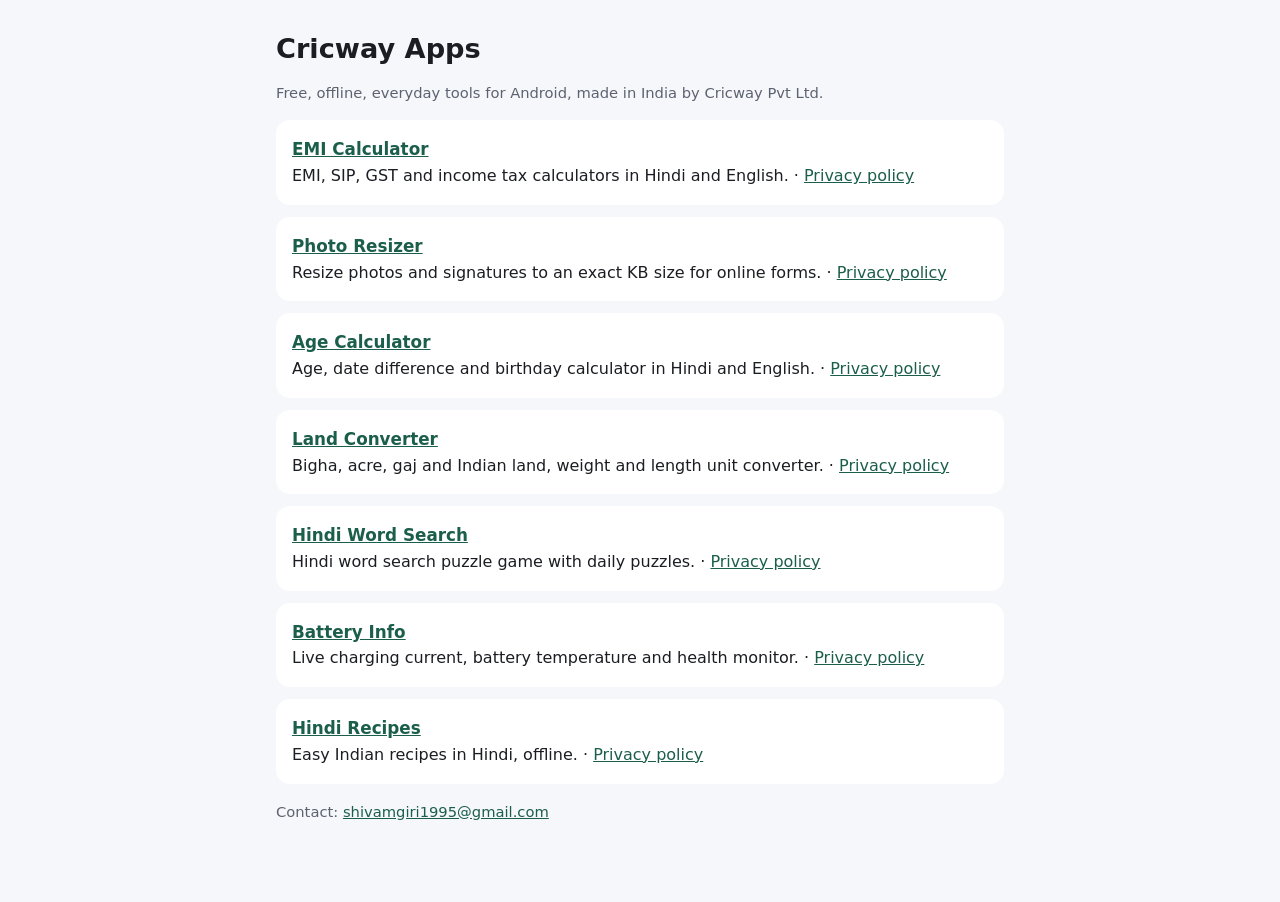
<file: index.html>
<!doctype html>
<html lang="en">
<head>
<meta charset="utf-8">
<meta name="viewport" content="width=device-width, initial-scale=1">
<title>Cricway Apps</title>
<link rel="stylesheet" href="style.css">
</head>
<body>
<main>
<h1>Cricway Apps</h1>
<p class="muted">Free, offline, everyday tools for Android, made in India by Cricway Pvt Ltd.</p>
<ul class="apps">
<li><b><a href="https://play.google.com/store/apps/details?id=com.paisaninja.app">EMI Calculator</a></b><br>
EMI, SIP, GST and income tax calculators in Hindi and English. · <a href="emi-calculator/privacy.html">Privacy policy</a></li>
<li><b><a href="https://play.google.com/store/apps/details?id=com.kbninja.app">Photo Resizer</a></b><br>
Resize photos and signatures to an exact KB size for online forms. · <a href="photo-resizer/privacy.html">Privacy policy</a></li>
<li><b><a href="https://play.google.com/store/apps/details?id=com.ageninja.app">Age Calculator</a></b><br>
Age, date difference and birthday calculator in Hindi and English. · <a href="age-calculator/privacy.html">Privacy policy</a></li>
<li><b><a href="https://play.google.com/store/apps/details?id=com.zameenninja.app">Land Converter</a></b><br>
Bigha, acre, gaj and Indian land, weight and length unit converter. · <a href="land-converter/privacy.html">Privacy policy</a></li>
<li><b><a href="https://play.google.com/store/apps/details?id=com.shabdninja.app">Hindi Word Search</a></b><br>
Hindi word search puzzle game with daily puzzles. · <a href="hindi-word-search/privacy.html">Privacy policy</a></li>
<li><b><a href="https://play.google.com/store/apps/details?id=com.batteryninja.app">Battery Info</a></b><br>
Live charging current, battery temperature and health monitor. · <a href="battery-info/privacy.html">Privacy policy</a></li>
<li><b><a href="https://play.google.com/store/apps/details?id=com.rasoininja.app">Hindi Recipes</a></b><br>
Easy Indian recipes in Hindi, offline. · <a href="hindi-recipes/privacy.html">Privacy policy</a></li>
</ul>
<p class="muted">Contact: <a href="mailto:shivamgiri1995@gmail.com">shivamgiri1995@gmail.com</a></p>
</main>
</body>
</html>
</file>
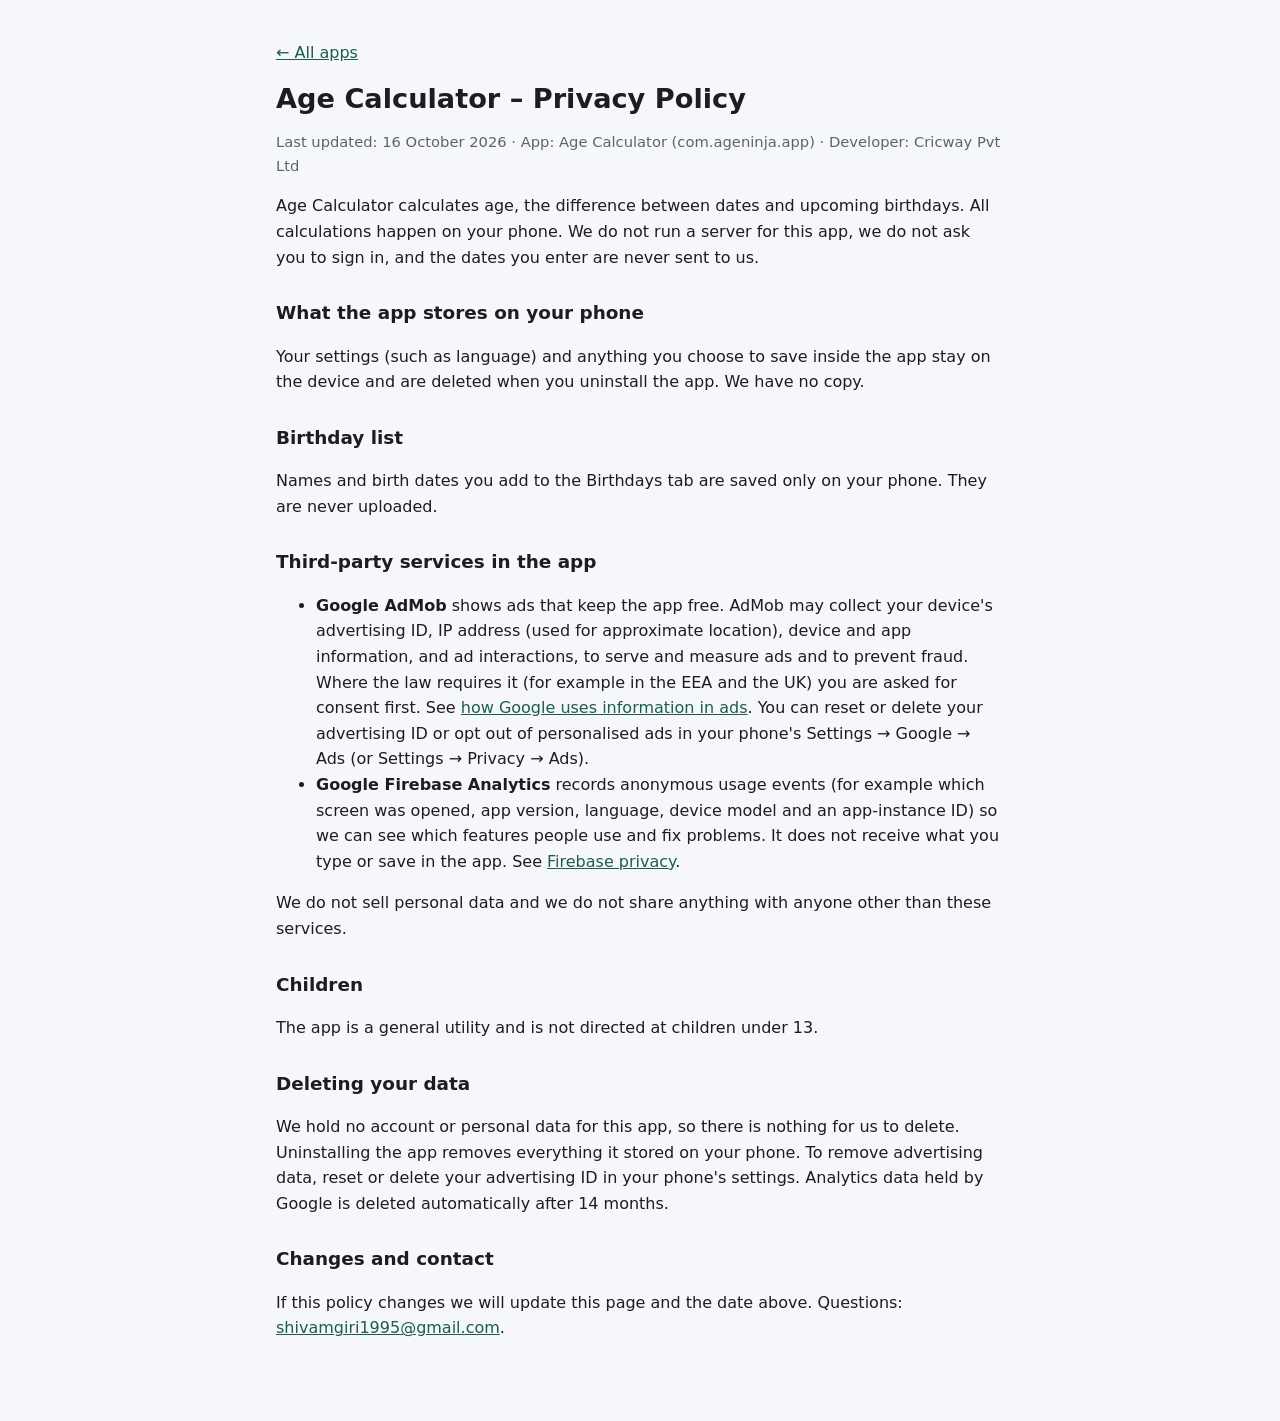
<file: age-calculator/privacy.html>
<!doctype html>
<html lang="en">
<head>
<meta charset="utf-8">
<meta name="viewport" content="width=device-width, initial-scale=1">
<title>Age Calculator – Privacy Policy</title>
<link rel="stylesheet" href="../style.css">
</head>
<body>
<main>
<p><a href="../">← All apps</a></p>
<h1>Age Calculator – Privacy Policy</h1>
<p class="muted">Last updated: 16 October 2026 · App: Age Calculator (com.ageninja.app) · Developer: Cricway Pvt Ltd</p>

<p>Age Calculator calculates age, the difference between dates and upcoming birthdays. All calculations happen on your phone. We do not run a server for this app, we do not ask you to sign in, and the dates you enter are never sent to us.</p>

<h2>What the app stores on your phone</h2>
<p>Your settings (such as language) and anything you choose to save inside the app stay on the device and are
deleted when you uninstall the app. We have no copy.</p>
<h2>Birthday list</h2><p>Names and birth dates you add to the Birthdays tab are saved only on your phone. They are never uploaded.</p>
<h2>Third-party services in the app</h2>
<ul>
<li><b>Google AdMob</b> shows ads that keep the app free. AdMob may collect your device's advertising ID, IP address
(used for approximate location), device and app information, and ad interactions, to serve and measure ads and to
prevent fraud. Where the law requires it (for example in the EEA and the UK) you are asked for consent first.
See <a href="https://policies.google.com/technologies/ads">how Google uses information in ads</a>.
You can reset or delete your advertising ID or opt out of personalised ads in your phone's Settings → Google → Ads
(or Settings → Privacy → Ads).</li>
<li><b>Google Firebase Analytics</b> records anonymous usage events (for example which screen was opened, app version,
language, device model and an app-instance ID) so we can see which features people use and fix problems. It does not
receive what you type or save in the app. See <a href="https://firebase.google.com/support/privacy">Firebase privacy</a>.</li>
</ul>
<p>We do not sell personal data and we do not share anything with anyone other than these services.</p>

<h2>Children</h2>
<p>The app is a general utility and is not directed at children under 13.</p>

<h2>Deleting your data</h2>
<p>We hold no account or personal data for this app, so there is nothing for us to delete. Uninstalling the app removes
everything it stored on your phone. To remove advertising data, reset or delete your advertising ID in your phone's
settings. Analytics data held by Google is deleted automatically after 14 months.</p>

<h2>Changes and contact</h2>
<p>If this policy changes we will update this page and the date above. Questions: <a href="mailto:shivamgiri1995@gmail.com">shivamgiri1995@gmail.com</a>.</p>
</main>
</body>
</html>
</file>
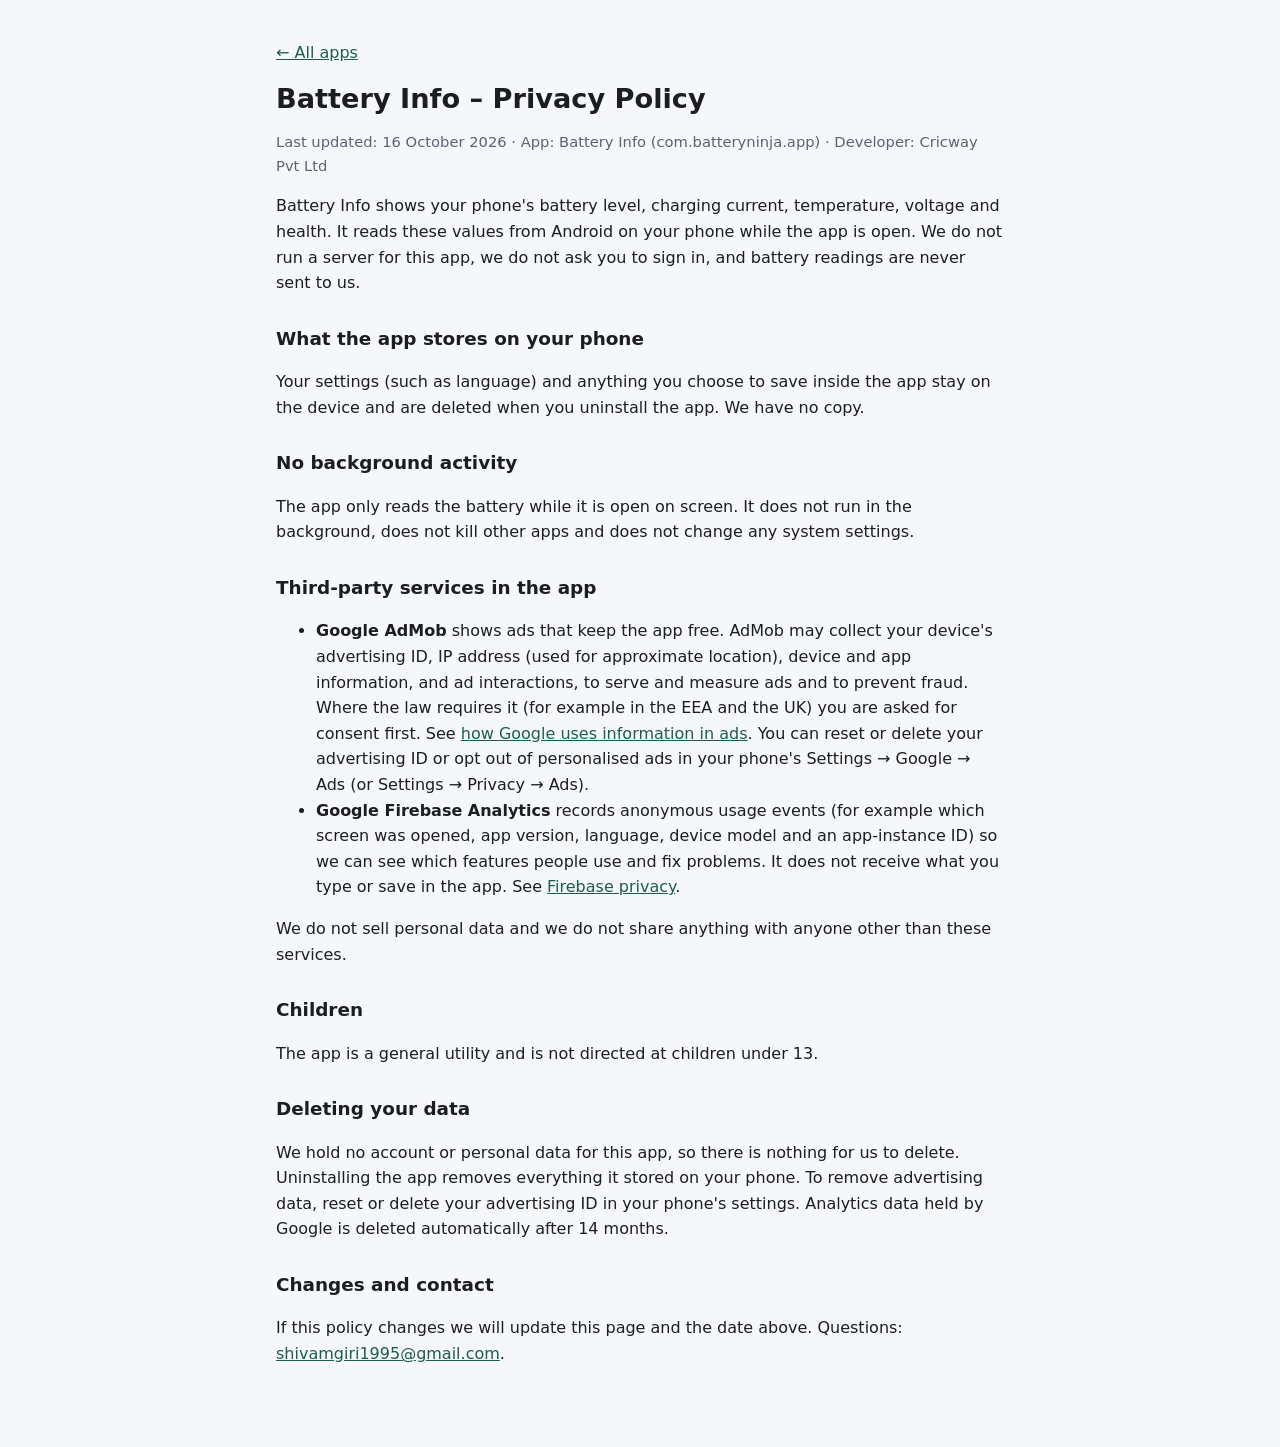
<file: battery-info/privacy.html>
<!doctype html>
<html lang="en">
<head>
<meta charset="utf-8">
<meta name="viewport" content="width=device-width, initial-scale=1">
<title>Battery Info – Privacy Policy</title>
<link rel="stylesheet" href="../style.css">
</head>
<body>
<main>
<p><a href="../">← All apps</a></p>
<h1>Battery Info – Privacy Policy</h1>
<p class="muted">Last updated: 16 October 2026 · App: Battery Info (com.batteryninja.app) · Developer: Cricway Pvt Ltd</p>

<p>Battery Info shows your phone's battery level, charging current, temperature, voltage and health. It reads these values from Android on your phone while the app is open. We do not run a server for this app, we do not ask you to sign in, and battery readings are never sent to us.</p>

<h2>What the app stores on your phone</h2>
<p>Your settings (such as language) and anything you choose to save inside the app stay on the device and are
deleted when you uninstall the app. We have no copy.</p>
<h2>No background activity</h2><p>The app only reads the battery while it is open on screen. It does not run in the background, does not kill other apps and does not change any system settings.</p>
<h2>Third-party services in the app</h2>
<ul>
<li><b>Google AdMob</b> shows ads that keep the app free. AdMob may collect your device's advertising ID, IP address
(used for approximate location), device and app information, and ad interactions, to serve and measure ads and to
prevent fraud. Where the law requires it (for example in the EEA and the UK) you are asked for consent first.
See <a href="https://policies.google.com/technologies/ads">how Google uses information in ads</a>.
You can reset or delete your advertising ID or opt out of personalised ads in your phone's Settings → Google → Ads
(or Settings → Privacy → Ads).</li>
<li><b>Google Firebase Analytics</b> records anonymous usage events (for example which screen was opened, app version,
language, device model and an app-instance ID) so we can see which features people use and fix problems. It does not
receive what you type or save in the app. See <a href="https://firebase.google.com/support/privacy">Firebase privacy</a>.</li>
</ul>
<p>We do not sell personal data and we do not share anything with anyone other than these services.</p>

<h2>Children</h2>
<p>The app is a general utility and is not directed at children under 13.</p>

<h2>Deleting your data</h2>
<p>We hold no account or personal data for this app, so there is nothing for us to delete. Uninstalling the app removes
everything it stored on your phone. To remove advertising data, reset or delete your advertising ID in your phone's
settings. Analytics data held by Google is deleted automatically after 14 months.</p>

<h2>Changes and contact</h2>
<p>If this policy changes we will update this page and the date above. Questions: <a href="mailto:shivamgiri1995@gmail.com">shivamgiri1995@gmail.com</a>.</p>
</main>
</body>
</html>
</file>
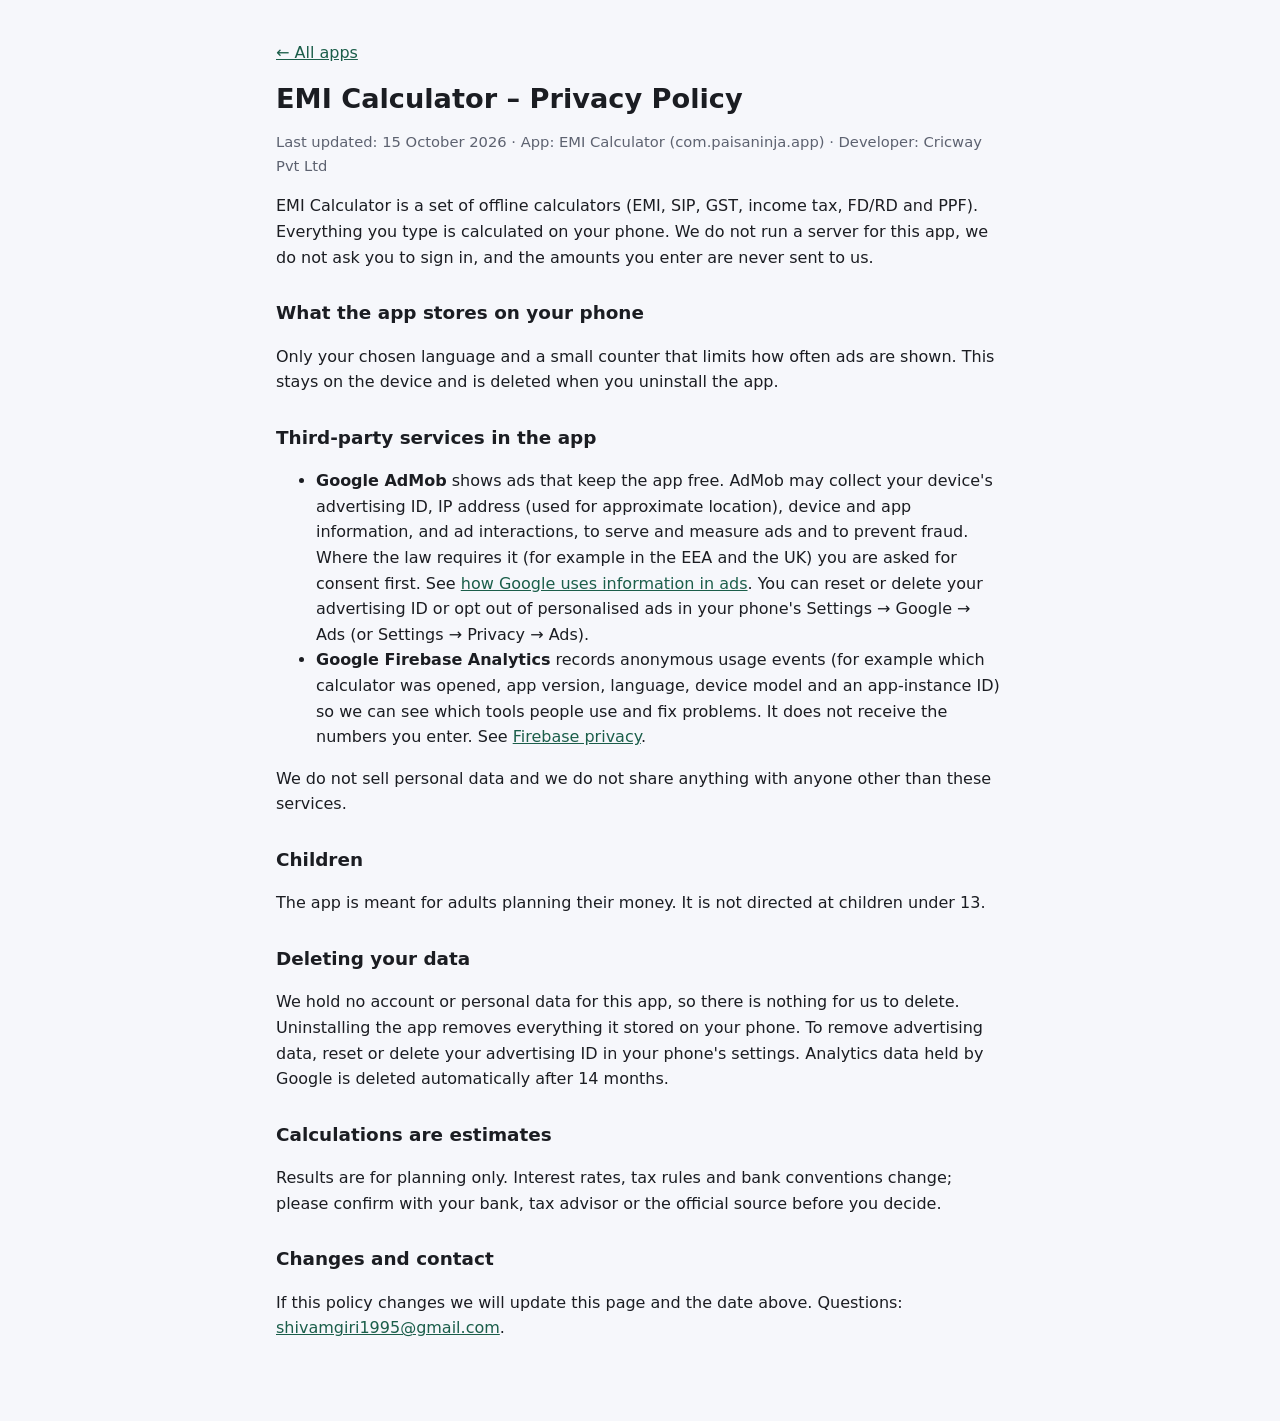
<file: emi-calculator/privacy.html>
<!doctype html>
<html lang="en">
<head>
<meta charset="utf-8">
<meta name="viewport" content="width=device-width, initial-scale=1">
<title>EMI Calculator – Privacy Policy</title>
<link rel="stylesheet" href="../style.css">
</head>
<body>
<main>
<p><a href="../">← All apps</a></p>
<h1>EMI Calculator – Privacy Policy</h1>
<p class="muted">Last updated: 15 October 2026 · App: EMI Calculator (com.paisaninja.app) · Developer: Cricway Pvt Ltd</p>

<p>EMI Calculator is a set of offline calculators (EMI, SIP, GST, income tax, FD/RD and PPF). Everything you type is
calculated on your phone. We do not run a server for this app, we do not ask you to sign in, and the amounts you
enter are never sent to us.</p>

<h2>What the app stores on your phone</h2>
<p>Only your chosen language and a small counter that limits how often ads are shown. This stays on the device and is
deleted when you uninstall the app.</p>

<h2>Third-party services in the app</h2>
<ul>
<li><b>Google AdMob</b> shows ads that keep the app free. AdMob may collect your device's advertising ID, IP address
(used for approximate location), device and app information, and ad interactions, to serve and measure ads and to
prevent fraud. Where the law requires it (for example in the EEA and the UK) you are asked for consent first.
See <a href="https://policies.google.com/technologies/ads">how Google uses information in ads</a>.
You can reset or delete your advertising ID or opt out of personalised ads in your phone's Settings → Google → Ads
(or Settings → Privacy → Ads).</li>
<li><b>Google Firebase Analytics</b> records anonymous usage events (for example which calculator was opened, app
version, language, device model and an app-instance ID) so we can see which tools people use and fix problems. It does
not receive the numbers you enter. See <a href="https://firebase.google.com/support/privacy">Firebase privacy</a>.</li>
</ul>
<p>We do not sell personal data and we do not share anything with anyone other than these services.</p>

<h2>Children</h2>
<p>The app is meant for adults planning their money. It is not directed at children under 13.</p>

<h2>Deleting your data</h2>
<p>We hold no account or personal data for this app, so there is nothing for us to delete. Uninstalling the app removes
everything it stored on your phone. To remove advertising data, reset or delete your advertising ID in your phone's
settings. Analytics data held by Google is deleted automatically after 14 months.</p>

<h2>Calculations are estimates</h2>
<p>Results are for planning only. Interest rates, tax rules and bank conventions change; please confirm with your
bank, tax advisor or the official source before you decide.</p>

<h2>Changes and contact</h2>
<p>If this policy changes we will update this page and the date above. Questions: <a href="mailto:shivamgiri1995@gmail.com">shivamgiri1995@gmail.com</a>.</p>
</main>
</body>
</html>
</file>
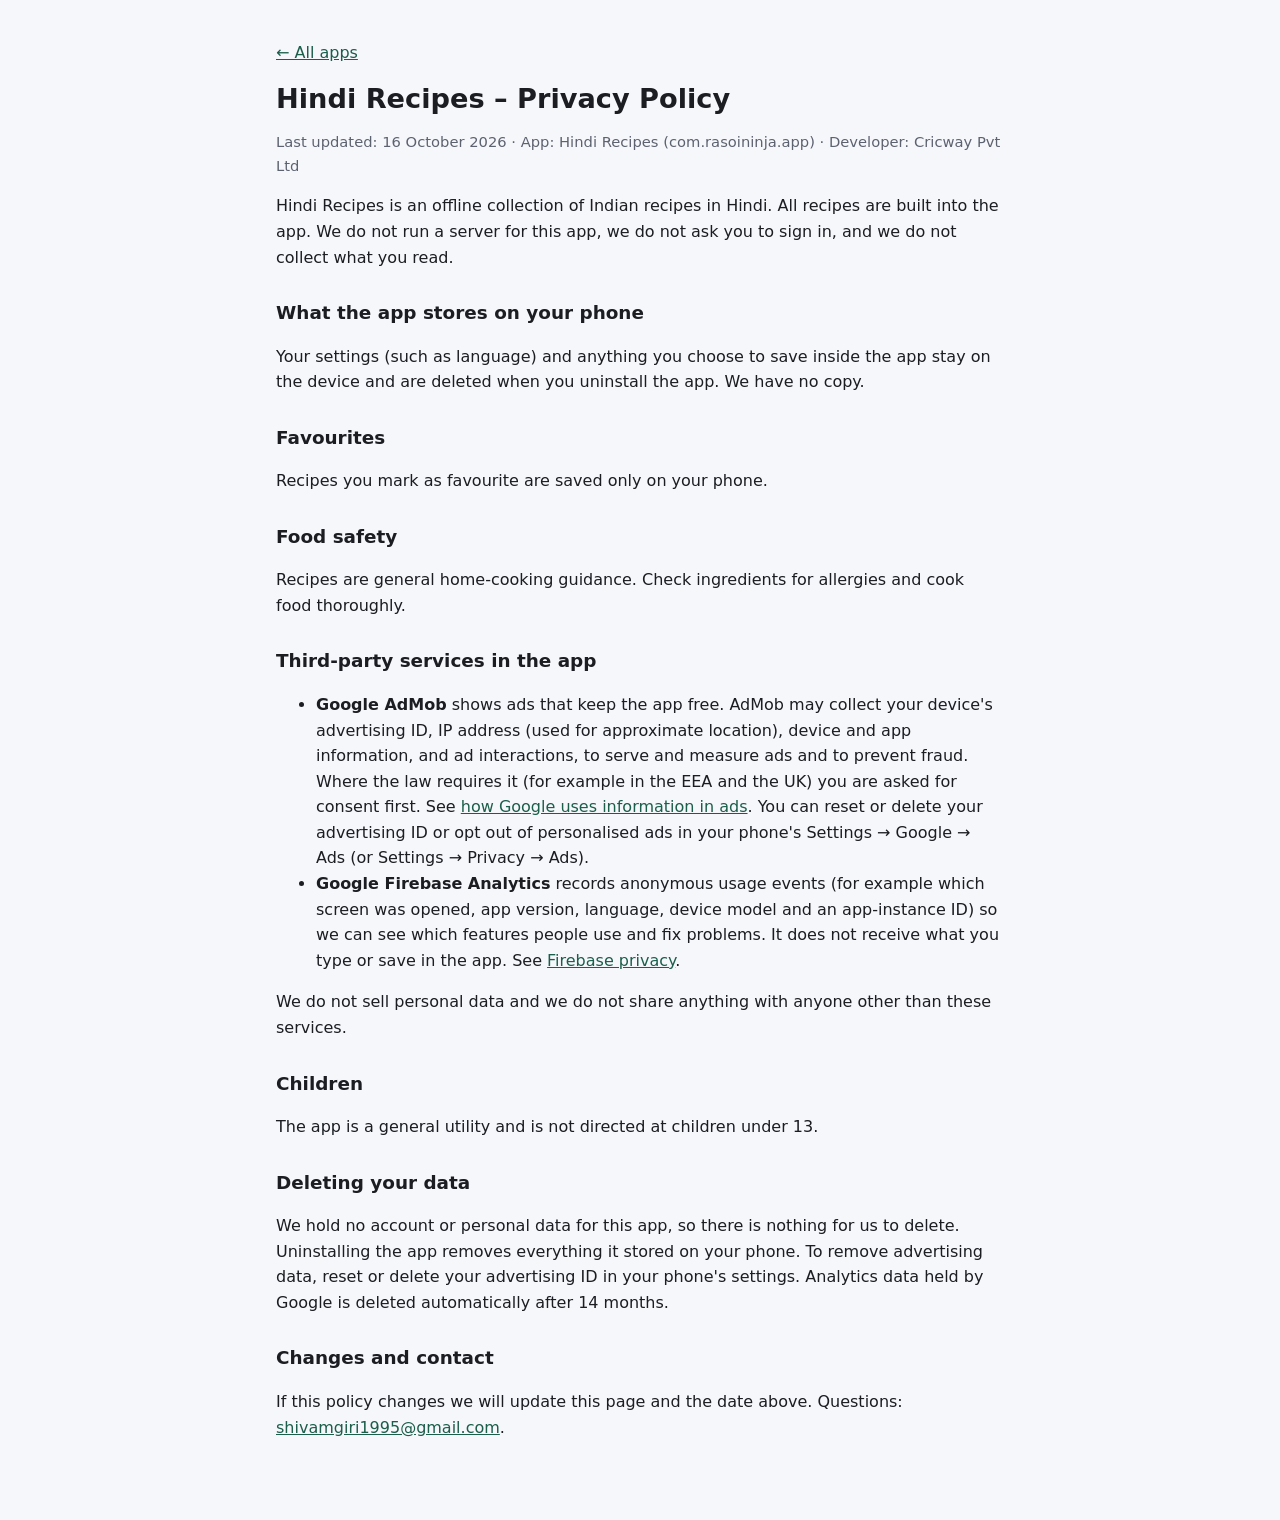
<file: hindi-recipes/privacy.html>
<!doctype html>
<html lang="en">
<head>
<meta charset="utf-8">
<meta name="viewport" content="width=device-width, initial-scale=1">
<title>Hindi Recipes – Privacy Policy</title>
<link rel="stylesheet" href="../style.css">
</head>
<body>
<main>
<p><a href="../">← All apps</a></p>
<h1>Hindi Recipes – Privacy Policy</h1>
<p class="muted">Last updated: 16 October 2026 · App: Hindi Recipes (com.rasoininja.app) · Developer: Cricway Pvt Ltd</p>

<p>Hindi Recipes is an offline collection of Indian recipes in Hindi. All recipes are built into the app. We do not run a server for this app, we do not ask you to sign in, and we do not collect what you read.</p>

<h2>What the app stores on your phone</h2>
<p>Your settings (such as language) and anything you choose to save inside the app stay on the device and are
deleted when you uninstall the app. We have no copy.</p>
<h2>Favourites</h2><p>Recipes you mark as favourite are saved only on your phone.</p><h2>Food safety</h2><p>Recipes are general home-cooking guidance. Check ingredients for allergies and cook food thoroughly.</p>
<h2>Third-party services in the app</h2>
<ul>
<li><b>Google AdMob</b> shows ads that keep the app free. AdMob may collect your device's advertising ID, IP address
(used for approximate location), device and app information, and ad interactions, to serve and measure ads and to
prevent fraud. Where the law requires it (for example in the EEA and the UK) you are asked for consent first.
See <a href="https://policies.google.com/technologies/ads">how Google uses information in ads</a>.
You can reset or delete your advertising ID or opt out of personalised ads in your phone's Settings → Google → Ads
(or Settings → Privacy → Ads).</li>
<li><b>Google Firebase Analytics</b> records anonymous usage events (for example which screen was opened, app version,
language, device model and an app-instance ID) so we can see which features people use and fix problems. It does not
receive what you type or save in the app. See <a href="https://firebase.google.com/support/privacy">Firebase privacy</a>.</li>
</ul>
<p>We do not sell personal data and we do not share anything with anyone other than these services.</p>

<h2>Children</h2>
<p>The app is a general utility and is not directed at children under 13.</p>

<h2>Deleting your data</h2>
<p>We hold no account or personal data for this app, so there is nothing for us to delete. Uninstalling the app removes
everything it stored on your phone. To remove advertising data, reset or delete your advertising ID in your phone's
settings. Analytics data held by Google is deleted automatically after 14 months.</p>

<h2>Changes and contact</h2>
<p>If this policy changes we will update this page and the date above. Questions: <a href="mailto:shivamgiri1995@gmail.com">shivamgiri1995@gmail.com</a>.</p>
</main>
</body>
</html>
</file>
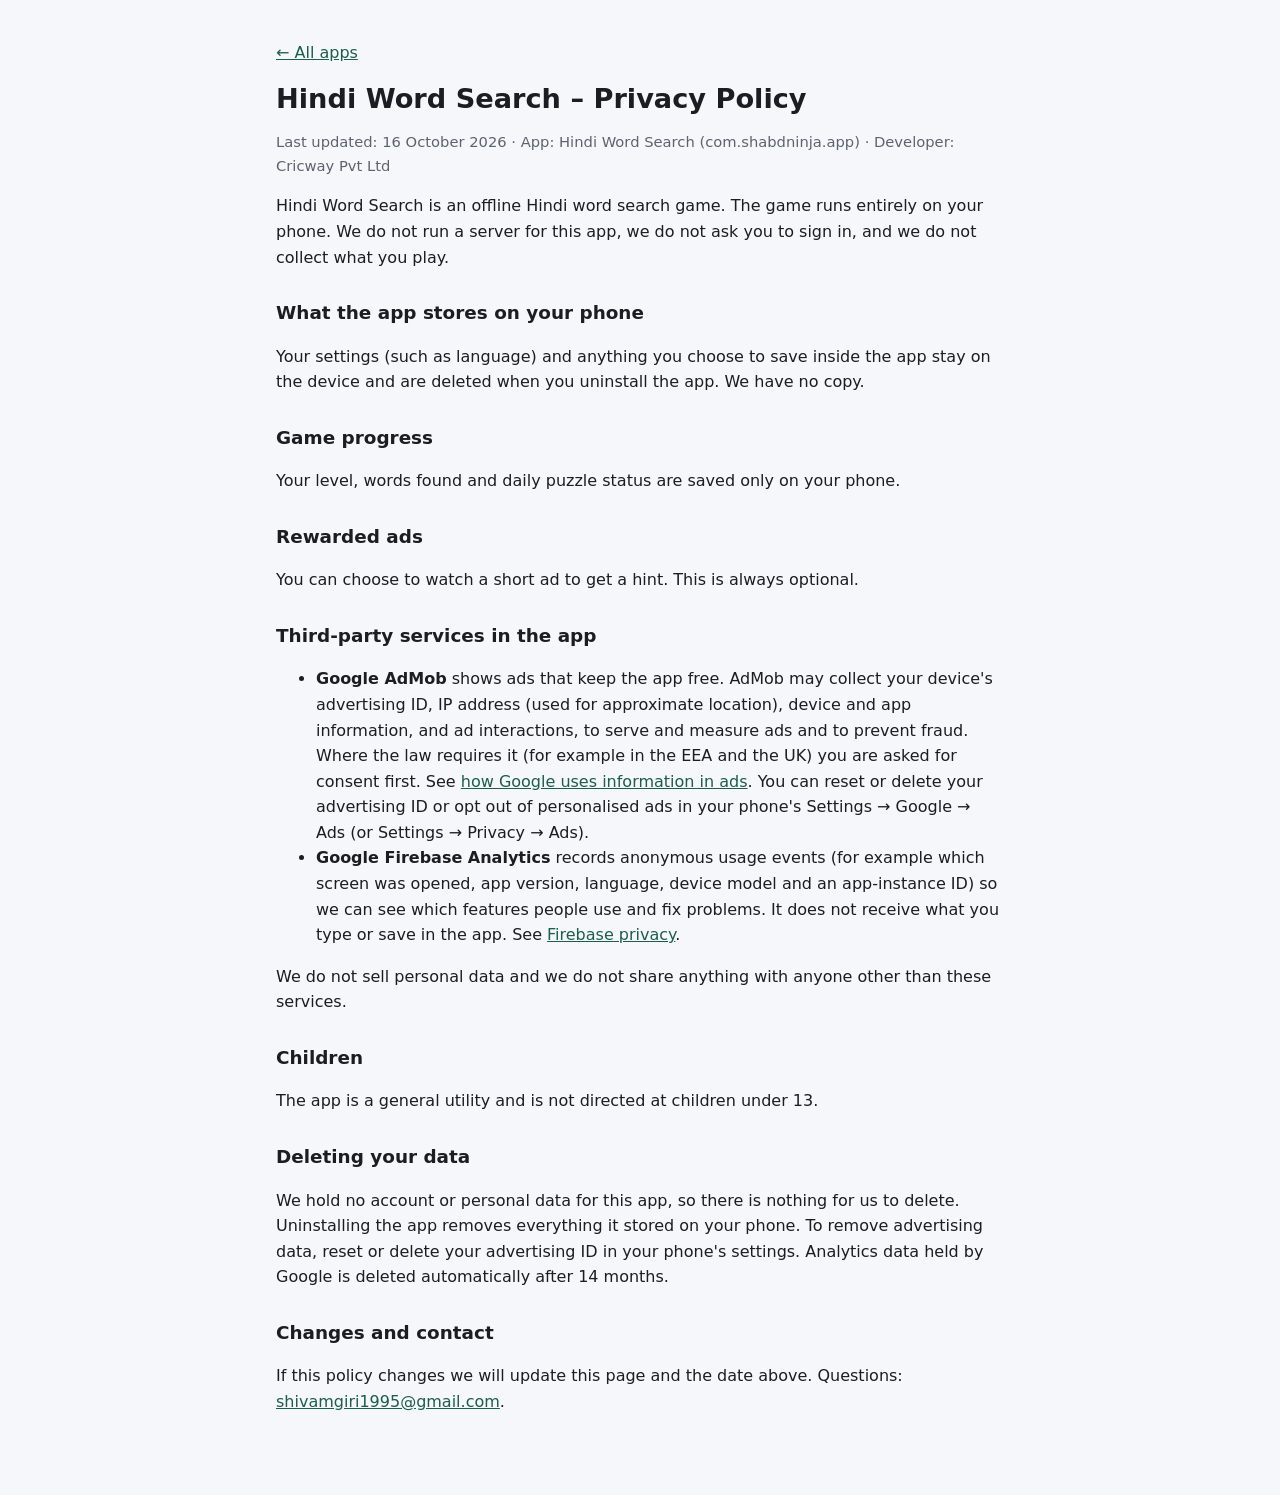
<file: hindi-word-search/privacy.html>
<!doctype html>
<html lang="en">
<head>
<meta charset="utf-8">
<meta name="viewport" content="width=device-width, initial-scale=1">
<title>Hindi Word Search – Privacy Policy</title>
<link rel="stylesheet" href="../style.css">
</head>
<body>
<main>
<p><a href="../">← All apps</a></p>
<h1>Hindi Word Search – Privacy Policy</h1>
<p class="muted">Last updated: 16 October 2026 · App: Hindi Word Search (com.shabdninja.app) · Developer: Cricway Pvt Ltd</p>

<p>Hindi Word Search is an offline Hindi word search game. The game runs entirely on your phone. We do not run a server for this app, we do not ask you to sign in, and we do not collect what you play.</p>

<h2>What the app stores on your phone</h2>
<p>Your settings (such as language) and anything you choose to save inside the app stay on the device and are
deleted when you uninstall the app. We have no copy.</p>
<h2>Game progress</h2><p>Your level, words found and daily puzzle status are saved only on your phone.</p><h2>Rewarded ads</h2><p>You can choose to watch a short ad to get a hint. This is always optional.</p>
<h2>Third-party services in the app</h2>
<ul>
<li><b>Google AdMob</b> shows ads that keep the app free. AdMob may collect your device's advertising ID, IP address
(used for approximate location), device and app information, and ad interactions, to serve and measure ads and to
prevent fraud. Where the law requires it (for example in the EEA and the UK) you are asked for consent first.
See <a href="https://policies.google.com/technologies/ads">how Google uses information in ads</a>.
You can reset or delete your advertising ID or opt out of personalised ads in your phone's Settings → Google → Ads
(or Settings → Privacy → Ads).</li>
<li><b>Google Firebase Analytics</b> records anonymous usage events (for example which screen was opened, app version,
language, device model and an app-instance ID) so we can see which features people use and fix problems. It does not
receive what you type or save in the app. See <a href="https://firebase.google.com/support/privacy">Firebase privacy</a>.</li>
</ul>
<p>We do not sell personal data and we do not share anything with anyone other than these services.</p>

<h2>Children</h2>
<p>The app is a general utility and is not directed at children under 13.</p>

<h2>Deleting your data</h2>
<p>We hold no account or personal data for this app, so there is nothing for us to delete. Uninstalling the app removes
everything it stored on your phone. To remove advertising data, reset or delete your advertising ID in your phone's
settings. Analytics data held by Google is deleted automatically after 14 months.</p>

<h2>Changes and contact</h2>
<p>If this policy changes we will update this page and the date above. Questions: <a href="mailto:shivamgiri1995@gmail.com">shivamgiri1995@gmail.com</a>.</p>
</main>
</body>
</html>
</file>
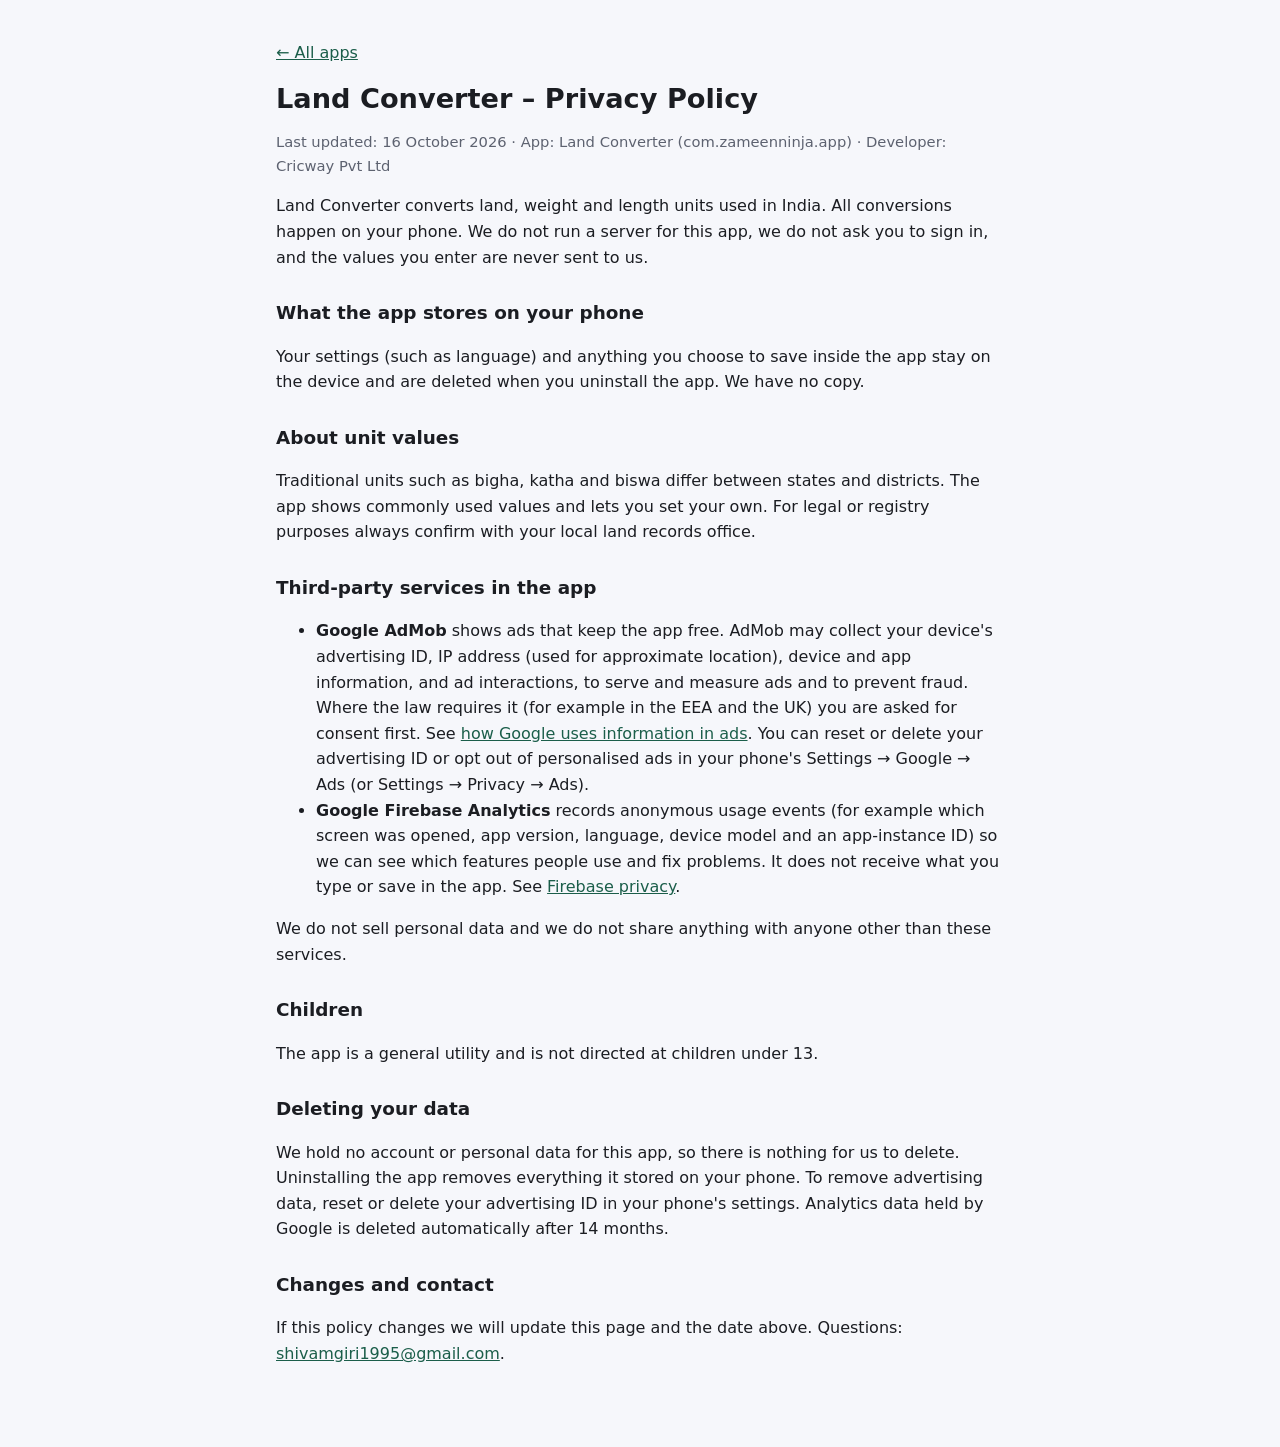
<file: land-converter/privacy.html>
<!doctype html>
<html lang="en">
<head>
<meta charset="utf-8">
<meta name="viewport" content="width=device-width, initial-scale=1">
<title>Land Converter – Privacy Policy</title>
<link rel="stylesheet" href="../style.css">
</head>
<body>
<main>
<p><a href="../">← All apps</a></p>
<h1>Land Converter – Privacy Policy</h1>
<p class="muted">Last updated: 16 October 2026 · App: Land Converter (com.zameenninja.app) · Developer: Cricway Pvt Ltd</p>

<p>Land Converter converts land, weight and length units used in India. All conversions happen on your phone. We do not run a server for this app, we do not ask you to sign in, and the values you enter are never sent to us.</p>

<h2>What the app stores on your phone</h2>
<p>Your settings (such as language) and anything you choose to save inside the app stay on the device and are
deleted when you uninstall the app. We have no copy.</p>
<h2>About unit values</h2><p>Traditional units such as bigha, katha and biswa differ between states and districts. The app shows commonly used values and lets you set your own. For legal or registry purposes always confirm with your local land records office.</p>
<h2>Third-party services in the app</h2>
<ul>
<li><b>Google AdMob</b> shows ads that keep the app free. AdMob may collect your device's advertising ID, IP address
(used for approximate location), device and app information, and ad interactions, to serve and measure ads and to
prevent fraud. Where the law requires it (for example in the EEA and the UK) you are asked for consent first.
See <a href="https://policies.google.com/technologies/ads">how Google uses information in ads</a>.
You can reset or delete your advertising ID or opt out of personalised ads in your phone's Settings → Google → Ads
(or Settings → Privacy → Ads).</li>
<li><b>Google Firebase Analytics</b> records anonymous usage events (for example which screen was opened, app version,
language, device model and an app-instance ID) so we can see which features people use and fix problems. It does not
receive what you type or save in the app. See <a href="https://firebase.google.com/support/privacy">Firebase privacy</a>.</li>
</ul>
<p>We do not sell personal data and we do not share anything with anyone other than these services.</p>

<h2>Children</h2>
<p>The app is a general utility and is not directed at children under 13.</p>

<h2>Deleting your data</h2>
<p>We hold no account or personal data for this app, so there is nothing for us to delete. Uninstalling the app removes
everything it stored on your phone. To remove advertising data, reset or delete your advertising ID in your phone's
settings. Analytics data held by Google is deleted automatically after 14 months.</p>

<h2>Changes and contact</h2>
<p>If this policy changes we will update this page and the date above. Questions: <a href="mailto:shivamgiri1995@gmail.com">shivamgiri1995@gmail.com</a>.</p>
</main>
</body>
</html>
</file>
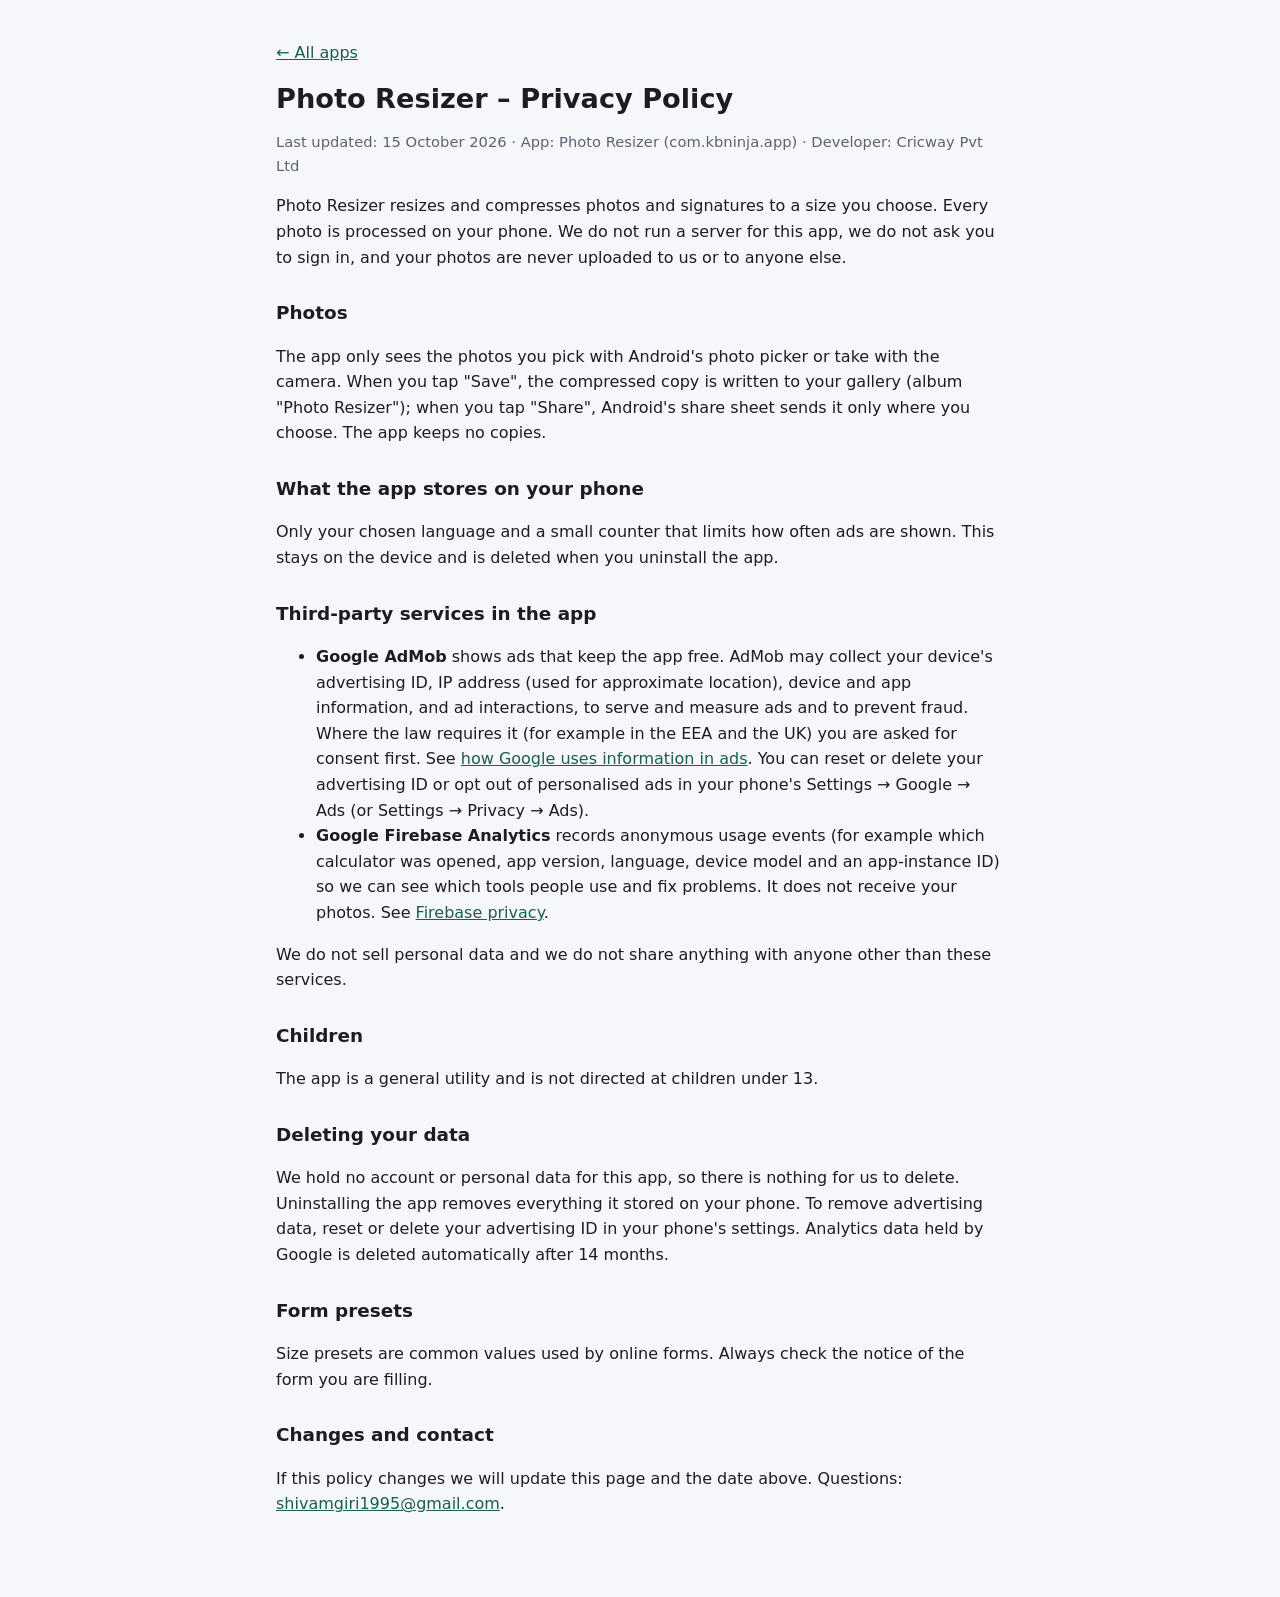
<file: photo-resizer/privacy.html>
<!doctype html>
<html lang="en">
<head>
<meta charset="utf-8">
<meta name="viewport" content="width=device-width, initial-scale=1">
<title>Photo Resizer – Privacy Policy</title>
<link rel="stylesheet" href="../style.css">
</head>
<body>
<main>
<p><a href="../">← All apps</a></p>
<h1>Photo Resizer – Privacy Policy</h1>
<p class="muted">Last updated: 15 October 2026 · App: Photo Resizer (com.kbninja.app) · Developer: Cricway Pvt Ltd</p>

<p>Photo Resizer resizes and compresses photos and signatures to a size you choose. Every photo is processed on your
phone. We do not run a server for this app, we do not ask you to sign in, and your photos are never uploaded to
us or to anyone else.</p>

<h2>Photos</h2>
<p>The app only sees the photos you pick with Android's photo picker or take with the camera. When you tap "Save",
the compressed copy is written to your gallery (album "Photo Resizer"); when you tap "Share", Android's share sheet sends
it only where you choose. The app keeps no copies.</p>

<h2>What the app stores on your phone</h2>
<p>Only your chosen language and a small counter that limits how often ads are shown. This stays on the device and is
deleted when you uninstall the app.</p>

<h2>Third-party services in the app</h2>
<ul>
<li><b>Google AdMob</b> shows ads that keep the app free. AdMob may collect your device's advertising ID, IP address
(used for approximate location), device and app information, and ad interactions, to serve and measure ads and to
prevent fraud. Where the law requires it (for example in the EEA and the UK) you are asked for consent first.
See <a href="https://policies.google.com/technologies/ads">how Google uses information in ads</a>.
You can reset or delete your advertising ID or opt out of personalised ads in your phone's Settings → Google → Ads
(or Settings → Privacy → Ads).</li>
<li><b>Google Firebase Analytics</b> records anonymous usage events (for example which calculator was opened, app
version, language, device model and an app-instance ID) so we can see which tools people use and fix problems. It does
not receive your photos. See <a href="https://firebase.google.com/support/privacy">Firebase privacy</a>.</li>
</ul>
<p>We do not sell personal data and we do not share anything with anyone other than these services.</p>

<h2>Children</h2>
<p>The app is a general utility and is not directed at children under 13.</p>

<h2>Deleting your data</h2>
<p>We hold no account or personal data for this app, so there is nothing for us to delete. Uninstalling the app removes
everything it stored on your phone. To remove advertising data, reset or delete your advertising ID in your phone's
settings. Analytics data held by Google is deleted automatically after 14 months.</p>

<h2>Form presets</h2>
<p>Size presets are common values used by online forms. Always check the notice of the form you are filling.</p>

<h2>Changes and contact</h2>
<p>If this policy changes we will update this page and the date above. Questions: <a href="mailto:shivamgiri1995@gmail.com">shivamgiri1995@gmail.com</a>.</p>
</main>
</body>
</html>
</file>
<file: style.css>
:root { color-scheme: light dark; --bg: #f6f7fb; --fg: #1b1d22; --muted: #5d6270; --card: #fff; --accent: #1b5e4a; }
@media (prefers-color-scheme: dark) { :root { --bg: #121417; --fg: #e9ebef; --muted: #a2a8b4; --card: #1c1f24; --accent: #6fd3b0; } }
* { box-sizing: border-box; }
body { margin: 0; background: var(--bg); color: var(--fg); font: 16px/1.6 system-ui, -apple-system, "Segoe UI", Roboto, sans-serif; }
main { max-width: 760px; margin: 0 auto; padding: 24px 16px 64px; }
h1 { font-size: 1.7rem; line-height: 1.25; margin: 8px 0 4px; }
h2 { font-size: 1.15rem; margin-top: 28px; }
a { color: var(--accent); }
.muted { color: var(--muted); font-size: .92rem; }
.apps { display: grid; gap: 12px; padding: 0; list-style: none; }
.apps li { background: var(--card); border-radius: 14px; padding: 16px; }
.apps b { font-size: 1.05rem; }
</file>
